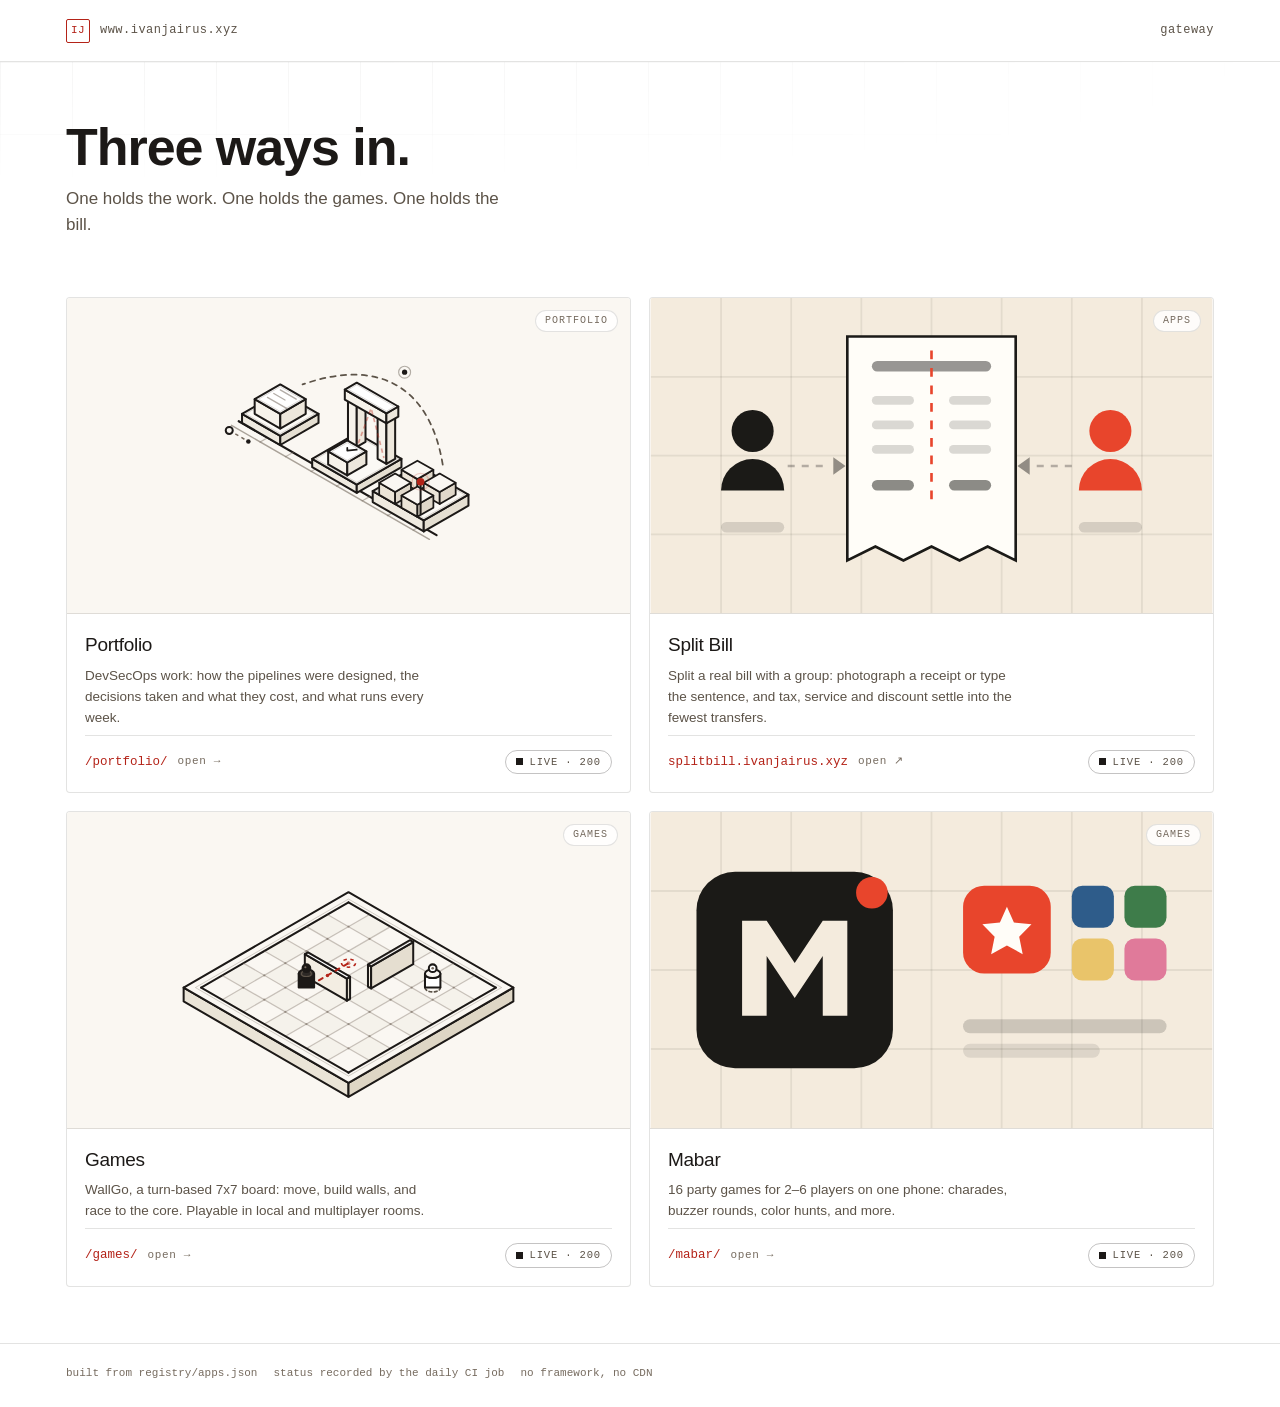
<file: index.html>
<!DOCTYPE html>
<html lang="en">
<head>
  <meta charset="utf-8">
  <meta name="viewport" content="width=device-width, initial-scale=1">
  <title>Ivan Jairus · gateway</title>
  <meta name="description" content="Entry point for everything published under this domain.">
  <meta http-equiv="Content-Security-Policy" content="default-src 'self'; img-src 'self' data:; style-src 'self'; script-src 'self'; connect-src 'self' https://vitals.vercel-insights.com; base-uri 'none'; form-action 'none'; frame-ancestors 'none'">
  <meta name="color-scheme" content="light">
  <meta name="theme-color" content="#ffffff">
  <link rel="canonical" href="https://www.ivanjairus.xyz/">
  <link rel="icon" type="image/svg+xml" href="/static/img/favicon.svg">
  <meta property="og:type" content="website">
  <meta property="og:site_name" content="Ivan Jairus">
  <meta property="og:url" content="https://www.ivanjairus.xyz/">
  <meta property="og:title" content="Ivan Jairus · gateway">
  <meta property="og:description" content="Entry point for everything published under this domain.">
  <meta name="twitter:card" content="summary">
  <link rel="stylesheet" href="/static/css/base.css">
  <link rel="stylesheet" href="/static/css/cards.css">
</head>
<body>
  <a class="skip mono" href="#main">Skip to content</a>
  <header class="site-head">
    <div class="wrap head-row">
      <span class="mark mono" aria-hidden="true">IJ</span>
      <span class="brand mono">www.ivanjairus.xyz</span>
      <span class="where mono">gateway</span>
    </div>
  </header>
  <main id="main">
    <div class="hero-band">
      <div class="wrap hero-inner">
        <h1 class="hero">Three ways in.</h1>
        <p class="sub">One holds the work. One holds the games. One holds the bill.</p>
      </div>
    </div>
    <div class="wrap">
      <div class="sheet">
<a class="tile" href="/portfolio/">
      <span class="tag mono">portfolio</span>
      <span class="art"><img src="/static/img/apps/portfolio.svg" alt="" width="320" height="180"></span>
      <span class="cap">
        <span class="t">Portfolio</span>
        <span class="d">DevSecOps work: how the pipelines were designed, the decisions taken and what they cost, and what runs every week.</span>
        <span class="foot">
          <span class="path mono">/portfolio/</span><span class="go mono">open →</span>
          <span class="status mono"><span class="solid" aria-hidden="true"></span>live · 200</span>
        </span>
      </span>
    </a>
<a class="tile" href="https://splitbill.ivanjairus.xyz/">
      <span class="tag mono">apps</span>
      <span class="art"><img src="/static/img/apps/splitbill.svg" alt="" width="320" height="180"></span>
      <span class="cap">
        <span class="t">Split Bill</span>
        <span class="d">Split a real bill with a group: photograph a receipt or type the sentence, and tax, service and discount settle into the fewest transfers.</span>
        <span class="foot">
          <span class="path mono">splitbill.ivanjairus.xyz</span><span class="go mono">open ↗</span>
          <span class="status mono"><span class="solid" aria-hidden="true"></span>live · 200</span>
        </span>
      </span>
    </a>
<a class="tile" href="/games/">
      <span class="tag mono">games</span>
      <span class="art"><img src="/static/img/apps/games.svg" alt="" width="320" height="180"></span>
      <span class="cap">
        <span class="t">Games</span>
        <span class="d">WallGo, a turn-based 7x7 board: move, build walls, and race to the core. Playable in local and multiplayer rooms.</span>
        <span class="foot">
          <span class="path mono">/games/</span><span class="go mono">open →</span>
          <span class="status mono"><span class="solid" aria-hidden="true"></span>live · 200</span>
        </span>
      </span>
    </a>
<a class="tile" href="/mabar/">
      <span class="tag mono">games</span>
      <span class="art"><img src="/static/img/apps/mabar.svg" alt="" width="320" height="180"></span>
      <span class="cap">
        <span class="t">Mabar</span>
        <span class="d">16 party games for 2–6 players on one phone: charades, buzzer rounds, color hunts, and more.</span>
        <span class="foot">
          <span class="path mono">/mabar/</span><span class="go mono">open →</span>
          <span class="status mono"><span class="solid" aria-hidden="true"></span>live · 200</span>
        </span>
      </span>
    </a>
      </div>
    </div>
  </main>
  <footer class="site-foot">
    <div class="wrap foot-row">
      <span class="mono">built from registry/apps.json</span>
      <span class="mono">status recorded by the daily CI job</span>
      <span class="mono">no framework, no CDN</span>
    </div>
  </footer>
</body>
</html>
</file>
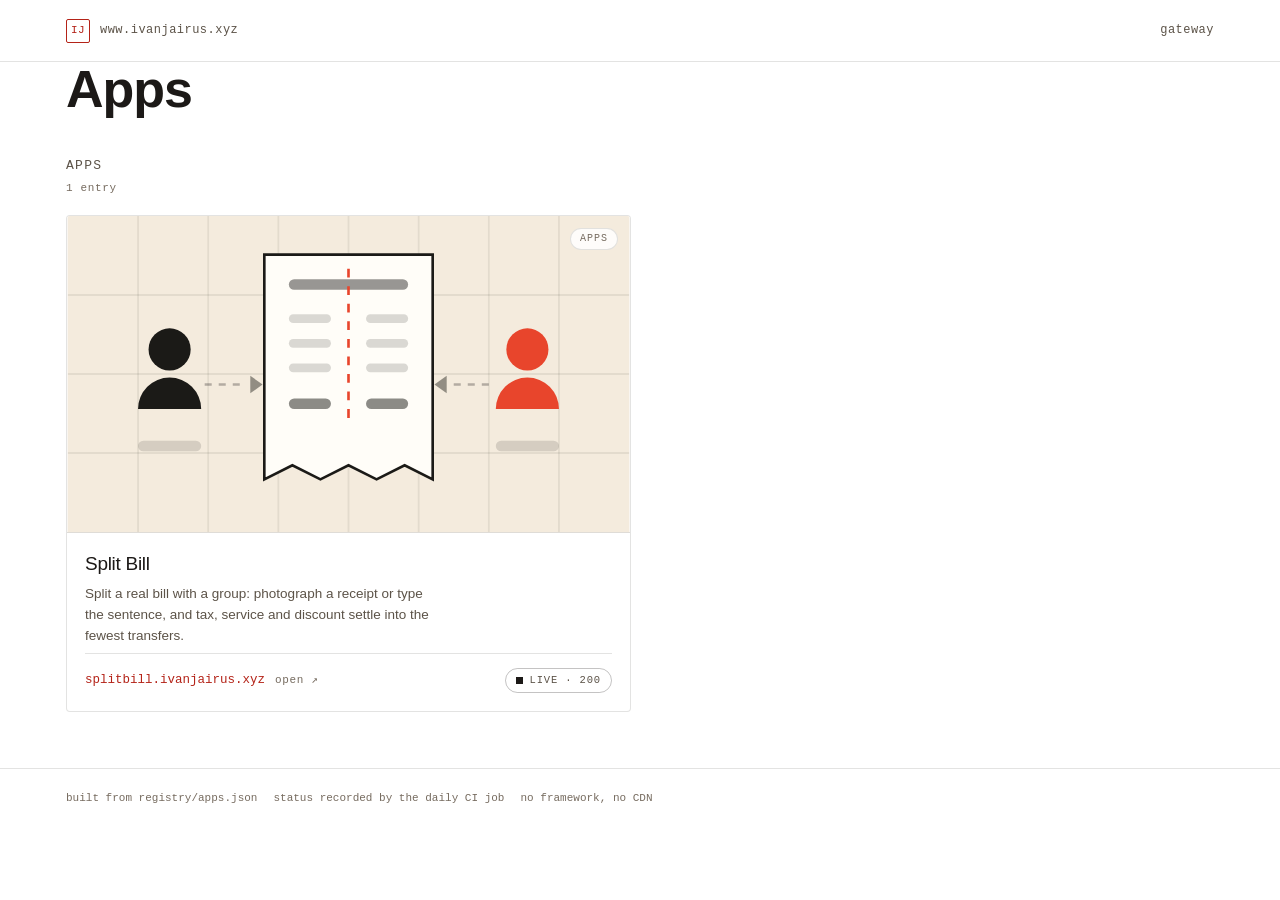
<file: categories/apps/index.html>
<!DOCTYPE html>
<html lang="en">
<head>
  <meta charset="utf-8">
  <meta name="viewport" content="width=device-width, initial-scale=1">
  <title>Apps · Ivan Jairus</title>
  <meta name="description" content="Everything filed under apps on this gateway.">
  <meta http-equiv="Content-Security-Policy" content="default-src 'self'; img-src 'self' data:; style-src 'self'; script-src 'self'; connect-src 'self' https://vitals.vercel-insights.com; base-uri 'none'; form-action 'none'; frame-ancestors 'none'">
  <meta name="color-scheme" content="light">
  <meta name="theme-color" content="#ffffff">
  <link rel="canonical" href="https://www.ivanjairus.xyz/categories/apps/">
  <link rel="icon" type="image/svg+xml" href="/static/img/favicon.svg">
  <meta property="og:type" content="website">
  <meta property="og:site_name" content="Ivan Jairus">
  <meta property="og:url" content="https://www.ivanjairus.xyz/categories/apps/">
  <meta property="og:title" content="Apps · Ivan Jairus">
  <meta property="og:description" content="Everything filed under apps on this gateway.">
  <meta name="twitter:card" content="summary">
  <link rel="stylesheet" href="/static/css/base.css">
  <link rel="stylesheet" href="/static/css/cards.css">
</head>
<body>
  <a class="skip mono" href="#main">Skip to content</a>
  <header class="site-head">
    <div class="wrap head-row">
      <span class="mark mono" aria-hidden="true">IJ</span>
      <span class="brand mono">www.ivanjairus.xyz</span>
      <span class="where mono">gateway</span>
    </div>
  </header>
  <main id="main">
    <div class="wrap">
      <h1 class="hero">Apps</h1>
    <section class="cat-block" aria-labelledby="cat-apps">
      <h2 class="cat-title" id="cat-apps">Apps</h2>
      <p class="cat-count mono">1 entry</p>
      <div class="sheet">
<a class="tile" href="https://splitbill.ivanjairus.xyz/">
      <span class="tag mono">apps</span>
      <span class="art"><img src="/static/img/apps/splitbill.svg" alt="" width="320" height="180"></span>
      <span class="cap">
        <span class="t">Split Bill</span>
        <span class="d">Split a real bill with a group: photograph a receipt or type the sentence, and tax, service and discount settle into the fewest transfers.</span>
        <span class="foot">
          <span class="path mono">splitbill.ivanjairus.xyz</span><span class="go mono">open ↗</span>
          <span class="status mono"><span class="solid" aria-hidden="true"></span>live · 200</span>
        </span>
      </span>
    </a>
      </div>
    </section>
    </div>
  </main>
  <footer class="site-foot">
    <div class="wrap foot-row">
      <span class="mono">built from registry/apps.json</span>
      <span class="mono">status recorded by the daily CI job</span>
      <span class="mono">no framework, no CDN</span>
    </div>
  </footer>
</body>
</html>
</file>
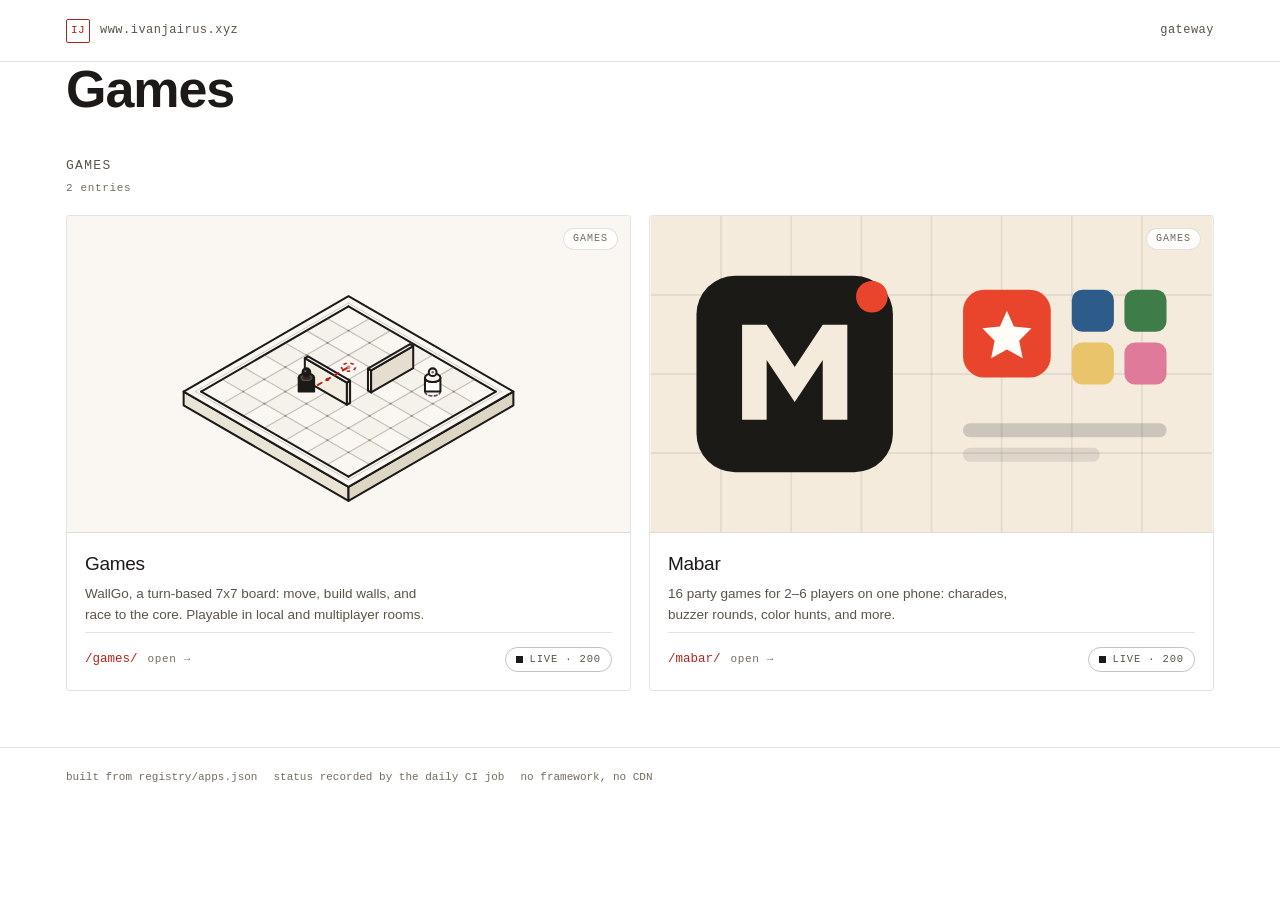
<file: categories/games/index.html>
<!DOCTYPE html>
<html lang="en">
<head>
  <meta charset="utf-8">
  <meta name="viewport" content="width=device-width, initial-scale=1">
  <title>Games · Ivan Jairus</title>
  <meta name="description" content="Everything filed under games on this gateway.">
  <meta http-equiv="Content-Security-Policy" content="default-src 'self'; img-src 'self' data:; style-src 'self'; script-src 'self'; connect-src 'self' https://vitals.vercel-insights.com; base-uri 'none'; form-action 'none'; frame-ancestors 'none'">
  <meta name="color-scheme" content="light">
  <meta name="theme-color" content="#ffffff">
  <link rel="canonical" href="https://www.ivanjairus.xyz/categories/games/">
  <link rel="icon" type="image/svg+xml" href="/static/img/favicon.svg">
  <meta property="og:type" content="website">
  <meta property="og:site_name" content="Ivan Jairus">
  <meta property="og:url" content="https://www.ivanjairus.xyz/categories/games/">
  <meta property="og:title" content="Games · Ivan Jairus">
  <meta property="og:description" content="Everything filed under games on this gateway.">
  <meta name="twitter:card" content="summary">
  <link rel="stylesheet" href="/static/css/base.css">
  <link rel="stylesheet" href="/static/css/cards.css">
</head>
<body>
  <a class="skip mono" href="#main">Skip to content</a>
  <header class="site-head">
    <div class="wrap head-row">
      <span class="mark mono" aria-hidden="true">IJ</span>
      <span class="brand mono">www.ivanjairus.xyz</span>
      <span class="where mono">gateway</span>
    </div>
  </header>
  <main id="main">
    <div class="wrap">
      <h1 class="hero">Games</h1>
    <section class="cat-block" aria-labelledby="cat-games">
      <h2 class="cat-title" id="cat-games">Games</h2>
      <p class="cat-count mono">2 entries</p>
      <div class="sheet">
<a class="tile" href="/games/">
      <span class="tag mono">games</span>
      <span class="art"><img src="/static/img/apps/games.svg" alt="" width="320" height="180"></span>
      <span class="cap">
        <span class="t">Games</span>
        <span class="d">WallGo, a turn-based 7x7 board: move, build walls, and race to the core. Playable in local and multiplayer rooms.</span>
        <span class="foot">
          <span class="path mono">/games/</span><span class="go mono">open →</span>
          <span class="status mono"><span class="solid" aria-hidden="true"></span>live · 200</span>
        </span>
      </span>
    </a>
<a class="tile" href="/mabar/">
      <span class="tag mono">games</span>
      <span class="art"><img src="/static/img/apps/mabar.svg" alt="" width="320" height="180"></span>
      <span class="cap">
        <span class="t">Mabar</span>
        <span class="d">16 party games for 2–6 players on one phone: charades, buzzer rounds, color hunts, and more.</span>
        <span class="foot">
          <span class="path mono">/mabar/</span><span class="go mono">open →</span>
          <span class="status mono"><span class="solid" aria-hidden="true"></span>live · 200</span>
        </span>
      </span>
    </a>
      </div>
    </section>
    </div>
  </main>
  <footer class="site-foot">
    <div class="wrap foot-row">
      <span class="mono">built from registry/apps.json</span>
      <span class="mono">status recorded by the daily CI job</span>
      <span class="mono">no framework, no CDN</span>
    </div>
  </footer>
</body>
</html>
</file>
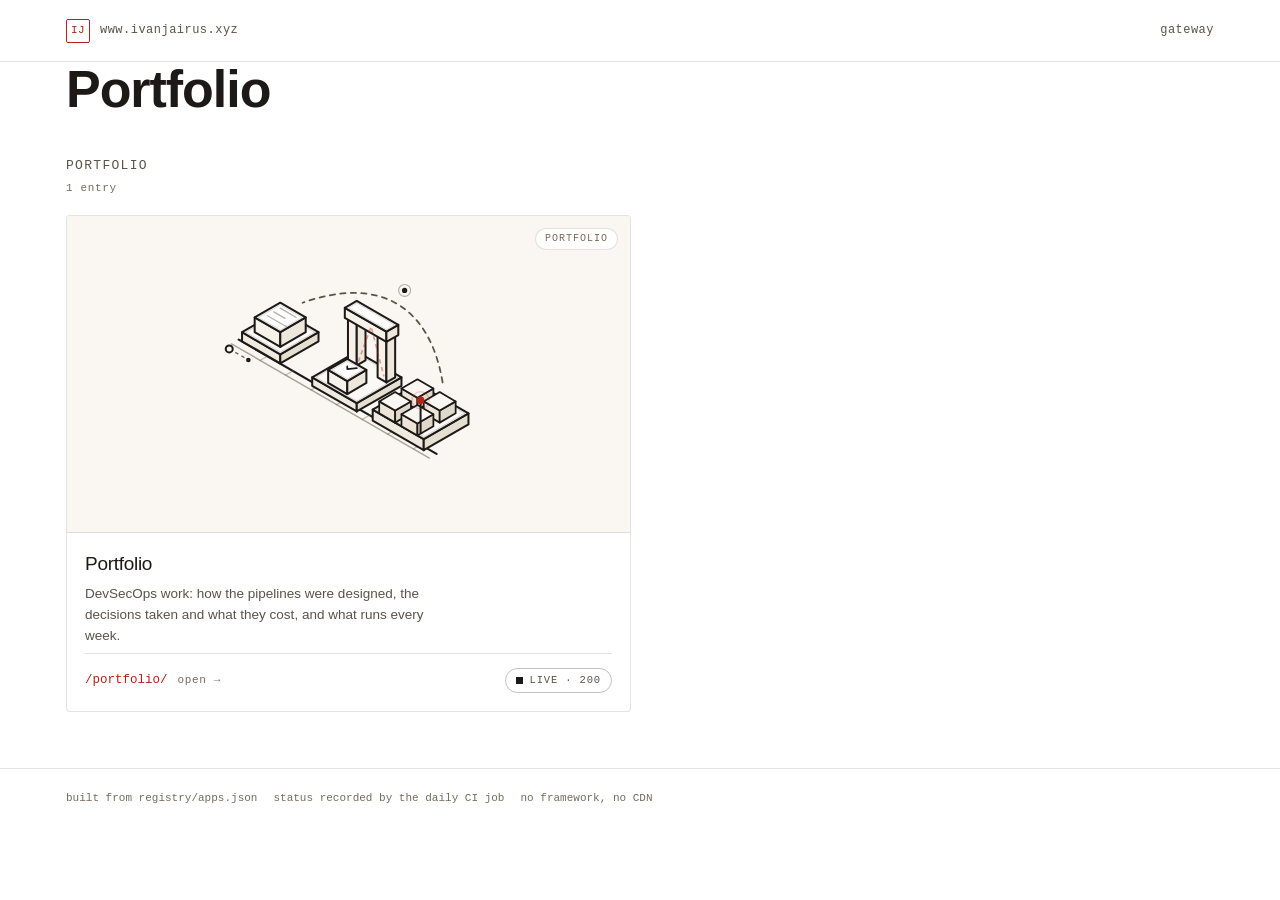
<file: categories/portfolio/index.html>
<!DOCTYPE html>
<html lang="en">
<head>
  <meta charset="utf-8">
  <meta name="viewport" content="width=device-width, initial-scale=1">
  <title>Portfolio · Ivan Jairus</title>
  <meta name="description" content="Everything filed under portfolio on this gateway.">
  <meta http-equiv="Content-Security-Policy" content="default-src 'self'; img-src 'self' data:; style-src 'self'; script-src 'self'; connect-src 'self' https://vitals.vercel-insights.com; base-uri 'none'; form-action 'none'; frame-ancestors 'none'">
  <meta name="color-scheme" content="light">
  <meta name="theme-color" content="#ffffff">
  <link rel="canonical" href="https://www.ivanjairus.xyz/categories/portfolio/">
  <link rel="icon" type="image/svg+xml" href="/static/img/favicon.svg">
  <meta property="og:type" content="website">
  <meta property="og:site_name" content="Ivan Jairus">
  <meta property="og:url" content="https://www.ivanjairus.xyz/categories/portfolio/">
  <meta property="og:title" content="Portfolio · Ivan Jairus">
  <meta property="og:description" content="Everything filed under portfolio on this gateway.">
  <meta name="twitter:card" content="summary">
  <link rel="stylesheet" href="/static/css/base.css">
  <link rel="stylesheet" href="/static/css/cards.css">
</head>
<body>
  <a class="skip mono" href="#main">Skip to content</a>
  <header class="site-head">
    <div class="wrap head-row">
      <span class="mark mono" aria-hidden="true">IJ</span>
      <span class="brand mono">www.ivanjairus.xyz</span>
      <span class="where mono">gateway</span>
    </div>
  </header>
  <main id="main">
    <div class="wrap">
      <h1 class="hero">Portfolio</h1>
    <section class="cat-block" aria-labelledby="cat-portfolio">
      <h2 class="cat-title" id="cat-portfolio">Portfolio</h2>
      <p class="cat-count mono">1 entry</p>
      <div class="sheet">
<a class="tile" href="/portfolio/">
      <span class="tag mono">portfolio</span>
      <span class="art"><img src="/static/img/apps/portfolio.svg" alt="" width="320" height="180"></span>
      <span class="cap">
        <span class="t">Portfolio</span>
        <span class="d">DevSecOps work: how the pipelines were designed, the decisions taken and what they cost, and what runs every week.</span>
        <span class="foot">
          <span class="path mono">/portfolio/</span><span class="go mono">open →</span>
          <span class="status mono"><span class="solid" aria-hidden="true"></span>live · 200</span>
        </span>
      </span>
    </a>
      </div>
    </section>
    </div>
  </main>
  <footer class="site-foot">
    <div class="wrap foot-row">
      <span class="mono">built from registry/apps.json</span>
      <span class="mono">status recorded by the daily CI job</span>
      <span class="mono">no framework, no CDN</span>
    </div>
  </footer>
</body>
</html>
</file>
<file: static/css/base.css>
:root {
  color-scheme: light;

  --bg: #ffffff;
  --bg-3: #faf7f2;
  --ink: #1c1917;
  --ink-dim: #5c5348;
  --ink-faint: #766b5f;
  --line: rgba(28, 25, 23, 0.12);
  --line-strong: rgba(28, 25, 23, 0.26);

  /* Same red the portfolio already uses for OpenShift. It marks what a visitor can
     act on here, and never a status: status is a glyph plus a word. */
  --red: #b42318;
  --red-deep: #8f1d14;
  --red-tint: rgba(180, 35, 24, 0.07);

  --font-sans: -apple-system, BlinkMacSystemFont, "Segoe UI", "Helvetica Neue", Arial, sans-serif;
  --font-mono: ui-monospace, "SF Mono", SFMono-Regular, Menlo, Consolas, "Liberation Mono", monospace;

  --wrap: 1240px;
  --pad: clamp(20px, 4.6vw, 46px);
  --r2: 2px;
  --r4: 4px;
  --header-h: 61px;
}

*, *::before, *::after { box-sizing: border-box; }
html { scroll-behavior: smooth; }
body {
  margin: 0;
  background: var(--bg);
  color: var(--ink);
  font-family: var(--font-sans);
  font-size: 16px;
  line-height: 1.55;
  -webkit-font-smoothing: antialiased;
}
h1, h2, h3 { margin: 0; font-weight: 600; letter-spacing: -0.02em; }
p { margin: 0; }
.mono { font-family: var(--font-mono); }

.skip {
  position: absolute; left: -9999px; top: 0;
  background: #fff; color: var(--red); border: 1px solid var(--red);
  border-radius: var(--r2); padding: 8px 12px; font-size: 12px; z-index: 5;
}
.skip:focus { left: 12px; top: 12px; }

.wrap { max-width: var(--wrap); margin: 0 auto; padding: 0 var(--pad); }

.site-head {
  position: sticky; top: 0; z-index: 3;
  background: rgba(255, 255, 255, 0.9);
  backdrop-filter: saturate(140%) blur(6px);
  border-bottom: 1px solid var(--line);
}
.head-row {
  display: flex; align-items: center; gap: 10px;
  height: var(--header-h);
  font-size: 12px; letter-spacing: 0.04em; color: var(--ink-dim);
}
.mark {
  display: inline-flex; align-items: center; justify-content: center;
  width: 24px; height: 24px; border: 1px solid var(--red);
  border-radius: var(--r2); color: var(--red); font-size: 11px;
}
.where { margin-left: auto; }

.hero-band { position: relative; overflow: hidden; }
/* Graph paper is the portfolio's motif: the diagram is drawn before the YAML. */
.hero-band::before {
  content: ""; position: absolute; inset: 0; pointer-events: none; opacity: 0.35;
  background-image:
    linear-gradient(var(--line) 1px, transparent 1px),
    linear-gradient(90deg, var(--line) 1px, transparent 1px);
  background-size: 72px 72px;
  -webkit-mask-image: radial-gradient(130% 85% at 15% 0, #000 0%, transparent 68%);
  mask-image: radial-gradient(130% 85% at 15% 0, #000 0%, transparent 68%);
}
/* padding-block, not the shorthand: .wrap already owns the horizontal padding. */
.hero-inner { position: relative; padding-block: clamp(34px, 5vw, 58px) clamp(26px, 4vw, 40px); }
h1.hero { font-size: clamp(30px, 5vw, 52px); line-height: 1.04; max-width: 20ch; }
.sub { margin-top: 12px; max-width: 48ch; color: var(--ink-dim); font-size: clamp(15px, 1.4vw, 17px); }

.cat-block { margin-top: 40px; }
.cat-title { font-size: 13px; font-family: var(--font-mono); font-weight: 500;
  letter-spacing: 0.1em; text-transform: uppercase; color: var(--ink-dim); }
.cat-count { margin-top: 4px; font-size: 11px; letter-spacing: 0.06em; color: var(--ink-faint); }

.page-list { list-style: none; margin: 22px 0 0; padding: 0; display: grid; gap: 10px; }
.page-list a { font-family: var(--font-mono); font-size: 13px; color: var(--red); text-decoration: underline;
  text-underline-offset: 3px; }
.page-list a:hover { color: var(--red-deep); }

.site-foot { margin-top: 56px; border-top: 1px solid var(--line); }
.foot-row { display: flex; flex-wrap: wrap; gap: 16px; padding-top: 20px; padding-bottom: 24px;
  font-size: 11px; line-height: 1.8; color: var(--ink-faint); }

@media (max-width: 600px) {
  .foot-row { flex-direction: column; gap: 6px; }
}

@media (prefers-reduced-motion: reduce) {
  html { scroll-behavior: auto; }
  *, *::before, *::after { animation-duration: 0.001s !important; transition-duration: 0.001s !important; }
}
</file>
<file: static/css/cards.css>
.sheet {
  display: flex;
  flex-wrap: wrap;
  gap: 18px;
  margin-top: 18px;
  /* A tile is half the widest sheet minus the gap, and the art band is 16/9 of
     exactly that, so no tile can outgrow the illustration it is showing. Both
     come from --wrap rather than a literal, so widening the page moves the two
     together. */
  --tile-max: calc((var(--wrap) - (2 * var(--pad)) - 18px) / 2);
  --art-max: calc(var(--tile-max) * 9 / 16);
}

/* Half the row minus the gap gives at most two per row; flex-basis is a request,
   not a promise, so min-width decides the real column count and flex-grow hands
   the leftover width to whatever is left over on the final row, up to --tile-max. */
.tile {
  flex: 1 1 calc((100% - 18px) / 2);
  max-width: var(--tile-max);
  min-width: 250px;
  position: relative;
  display: flex;
  flex-direction: column;
  background: #fff;
  border: 1px solid var(--line);
  border-radius: var(--r4);
  color: inherit;
  text-decoration: none;
  overflow: hidden;
  transition: border-color 0.14s ease;
}
.tile:hover, .tile:focus-visible { border-color: var(--red); }
.tile:focus-visible { outline: 2px solid var(--red); outline-offset: 2px; }

.tag {
  position: absolute; top: 12px; right: 12px; z-index: 1;
  font-size: 10px; line-height: 1; letter-spacing: 0.1em; text-transform: uppercase;
  color: var(--ink-faint);
  border: 1px solid var(--line);
  border-radius: 999px;
  padding: 5px 9px;
  background: rgba(255, 255, 255, 0.86);
}

.art {
  position: relative;
  aspect-ratio: 16 / 9;
  max-height: var(--art-max);
  background: var(--bg-3);
  border-bottom: 1px solid var(--line);
}
.art img {
  position: absolute;
  inset: 0;
  width: 100%;
  height: 100%;
  display: block;
  transition: transform 0.28s cubic-bezier(0.16, 1, 0.3, 1);
}

@media (hover: hover) and (pointer: fine) {
  .tile:hover .art img,
  .tile:focus-visible .art img {
    transform: translateY(-2px) scale(1.02);
  }
}

.cap { flex: 1; display: flex; flex-direction: column; gap: 6px; padding: 16px 18px 18px; }
.cap .t { font-size: 19px; letter-spacing: -0.015em; }
.cap .d { font-size: 13.5px; color: var(--ink-dim); max-width: 46ch; }

.foot {
  display: flex; align-items: center; gap: 10px;
  margin-top: auto; padding-top: 14px; border-top: 1px solid var(--line);
}
.path { font-size: 12.5px; line-height: 1; color: var(--red); }
.go { font-size: 11px; line-height: 1; letter-spacing: 0.06em; color: var(--ink-faint); white-space: nowrap; }
.tile:hover .go { color: var(--red); }

.status {
  margin-left: auto;
  display: inline-flex; align-items: center; gap: 7px;
  font-size: 10.5px; line-height: 1; letter-spacing: 0.08em; text-transform: uppercase;
  color: var(--ink-dim);
  border: 1px solid var(--line-strong);
  border-radius: 999px;
  padding: 6px 10px;
  white-space: nowrap;
}
.solid { width: 7px; height: 7px; background: var(--ink); border: 1.5px solid var(--ink); }
.hollow { width: 7px; height: 7px; border: 1.5px dashed var(--ink-faint); }

.tile.draft { border-style: dashed; border-color: var(--line-strong); }
.tile.draft .art { background: #f2f0ec; }
.tile.draft .tag { border-style: dashed; }
.tile.draft .cap .t { color: var(--ink-dim); }
.tile.draft:hover, .tile.draft:focus-visible { border-color: var(--ink-faint); }
</file>
